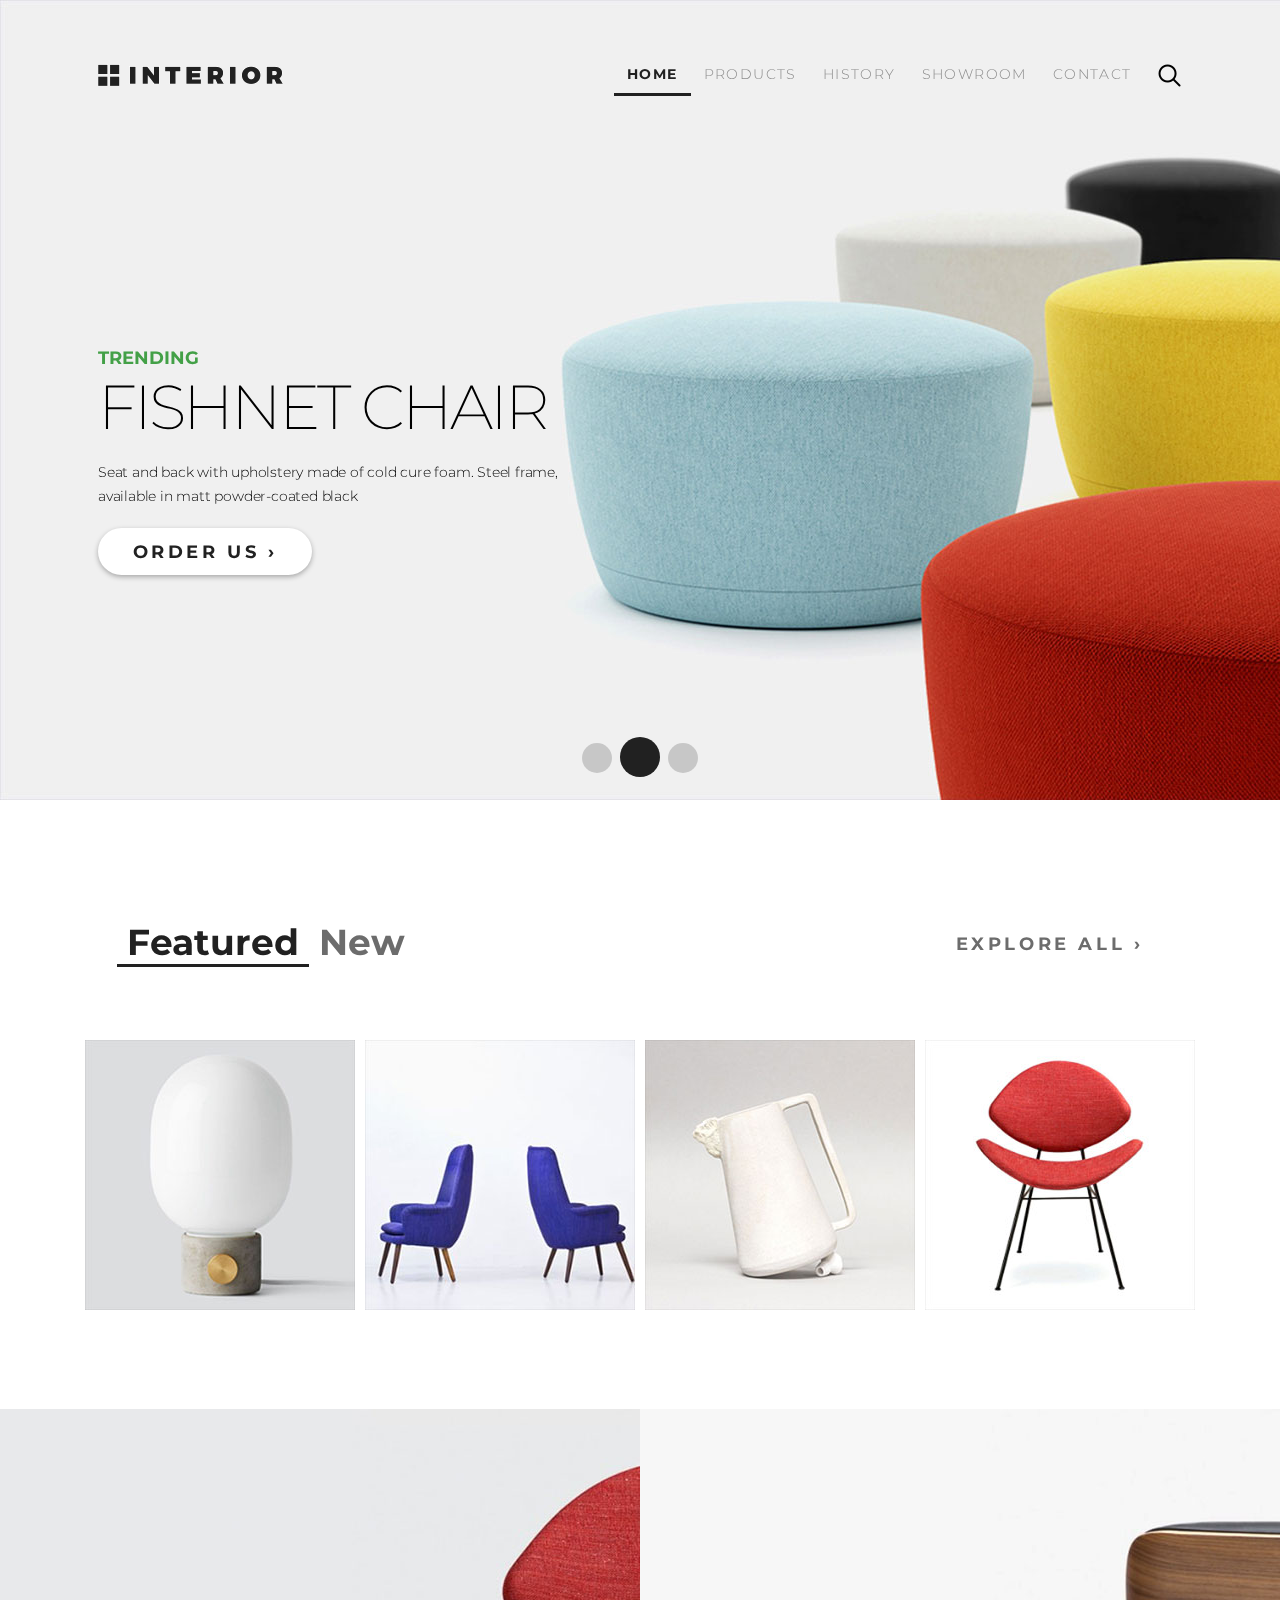
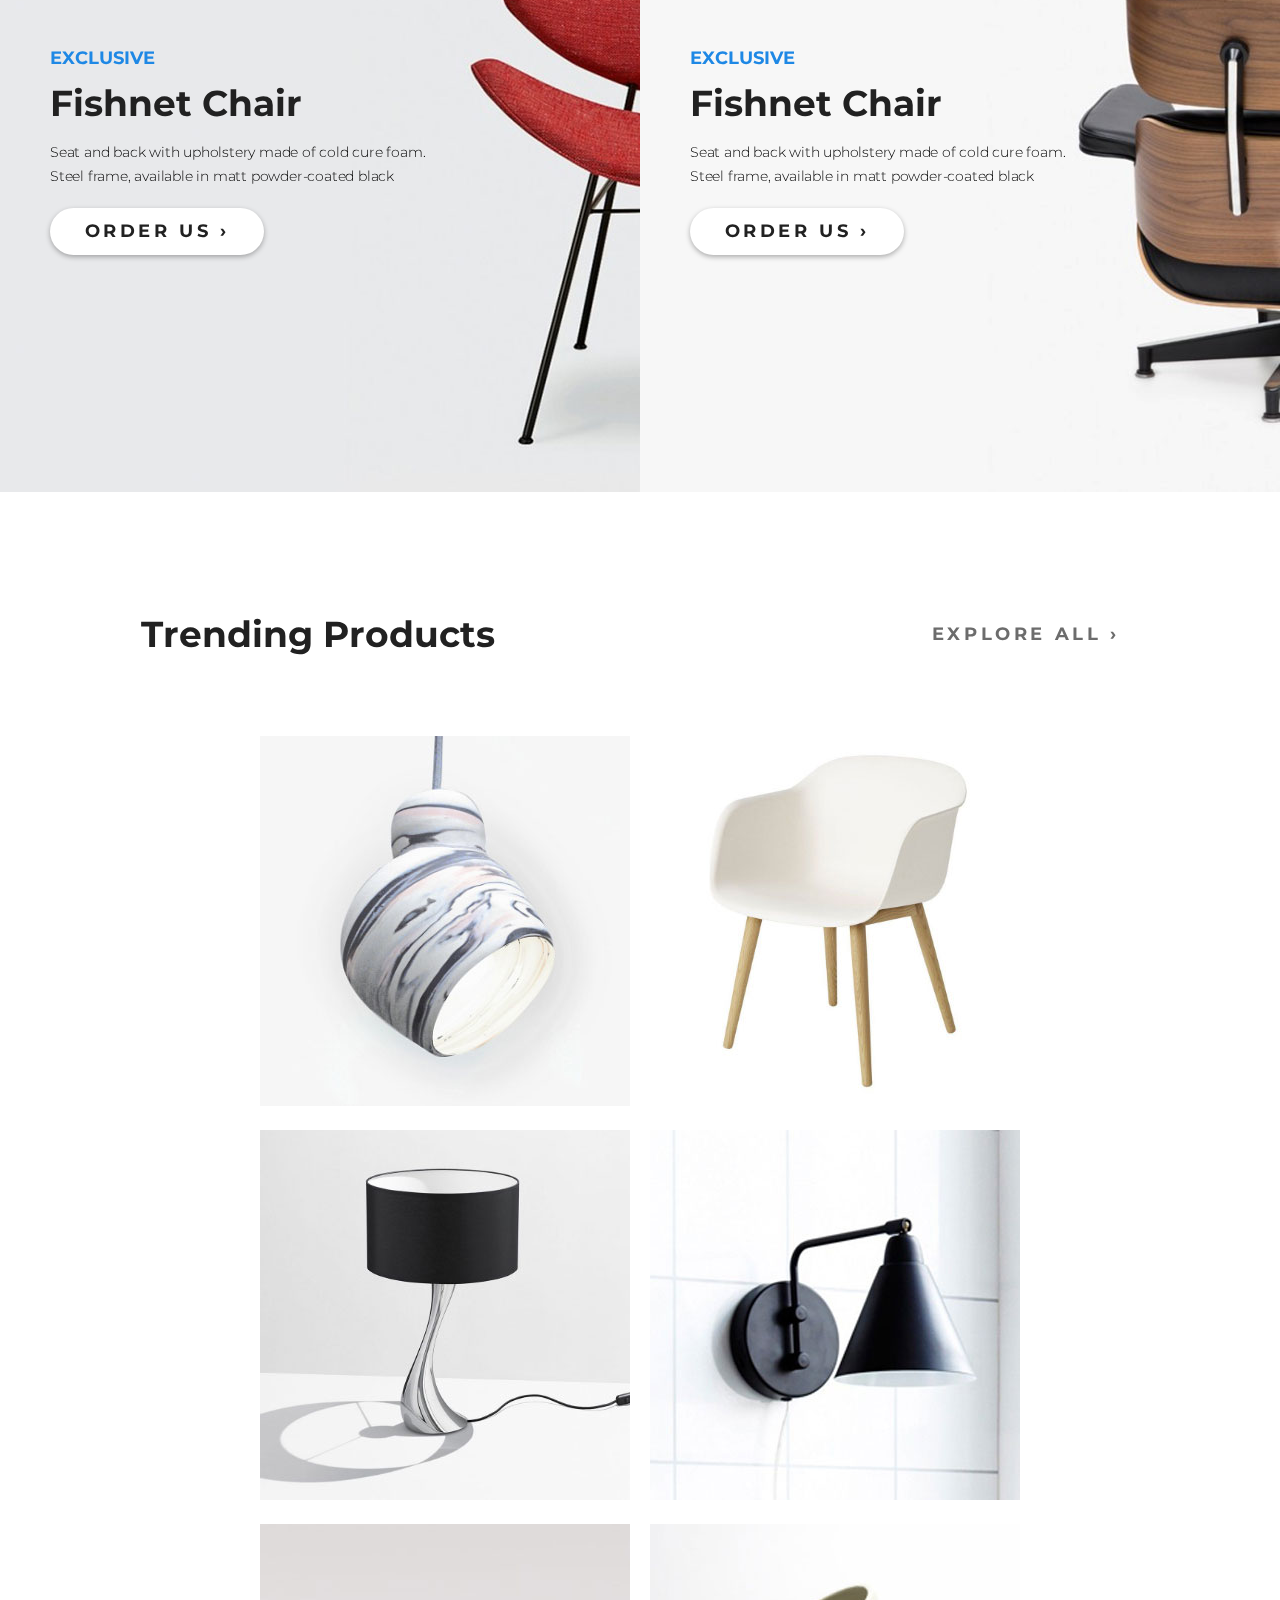
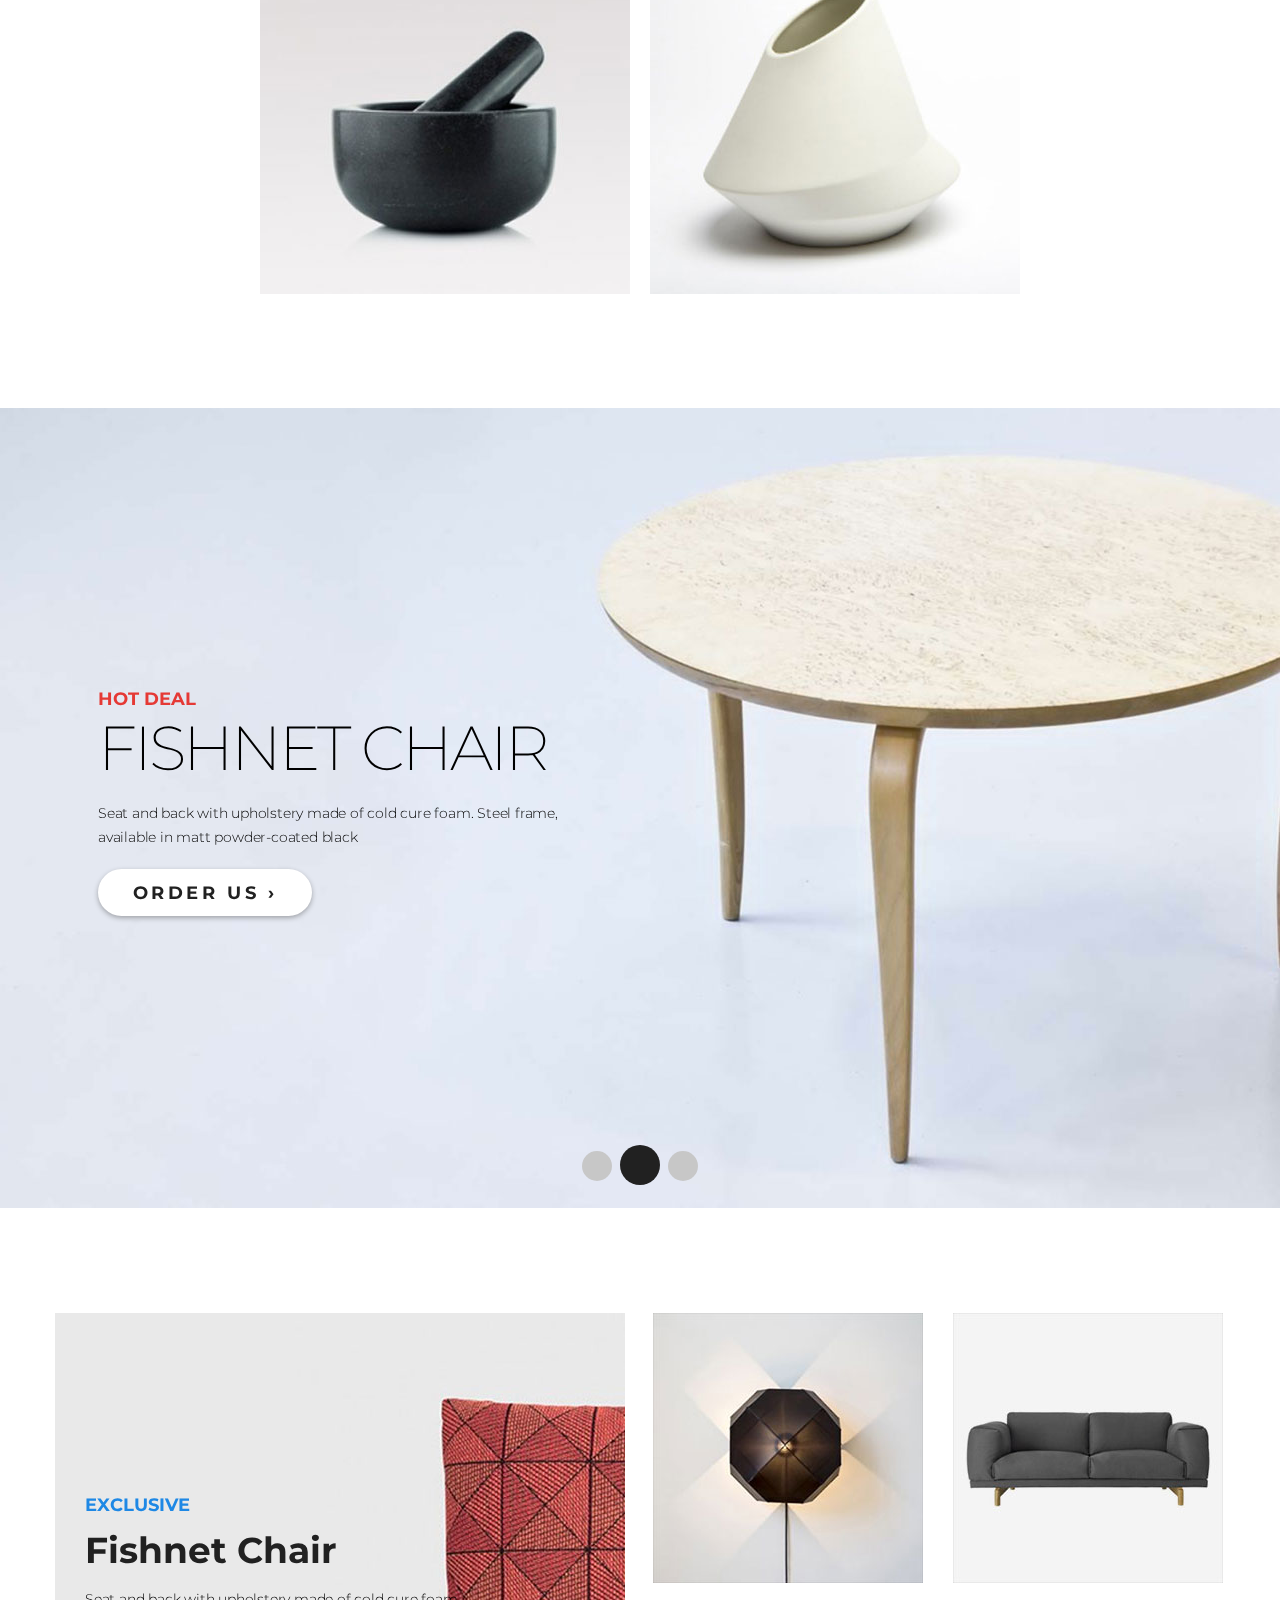
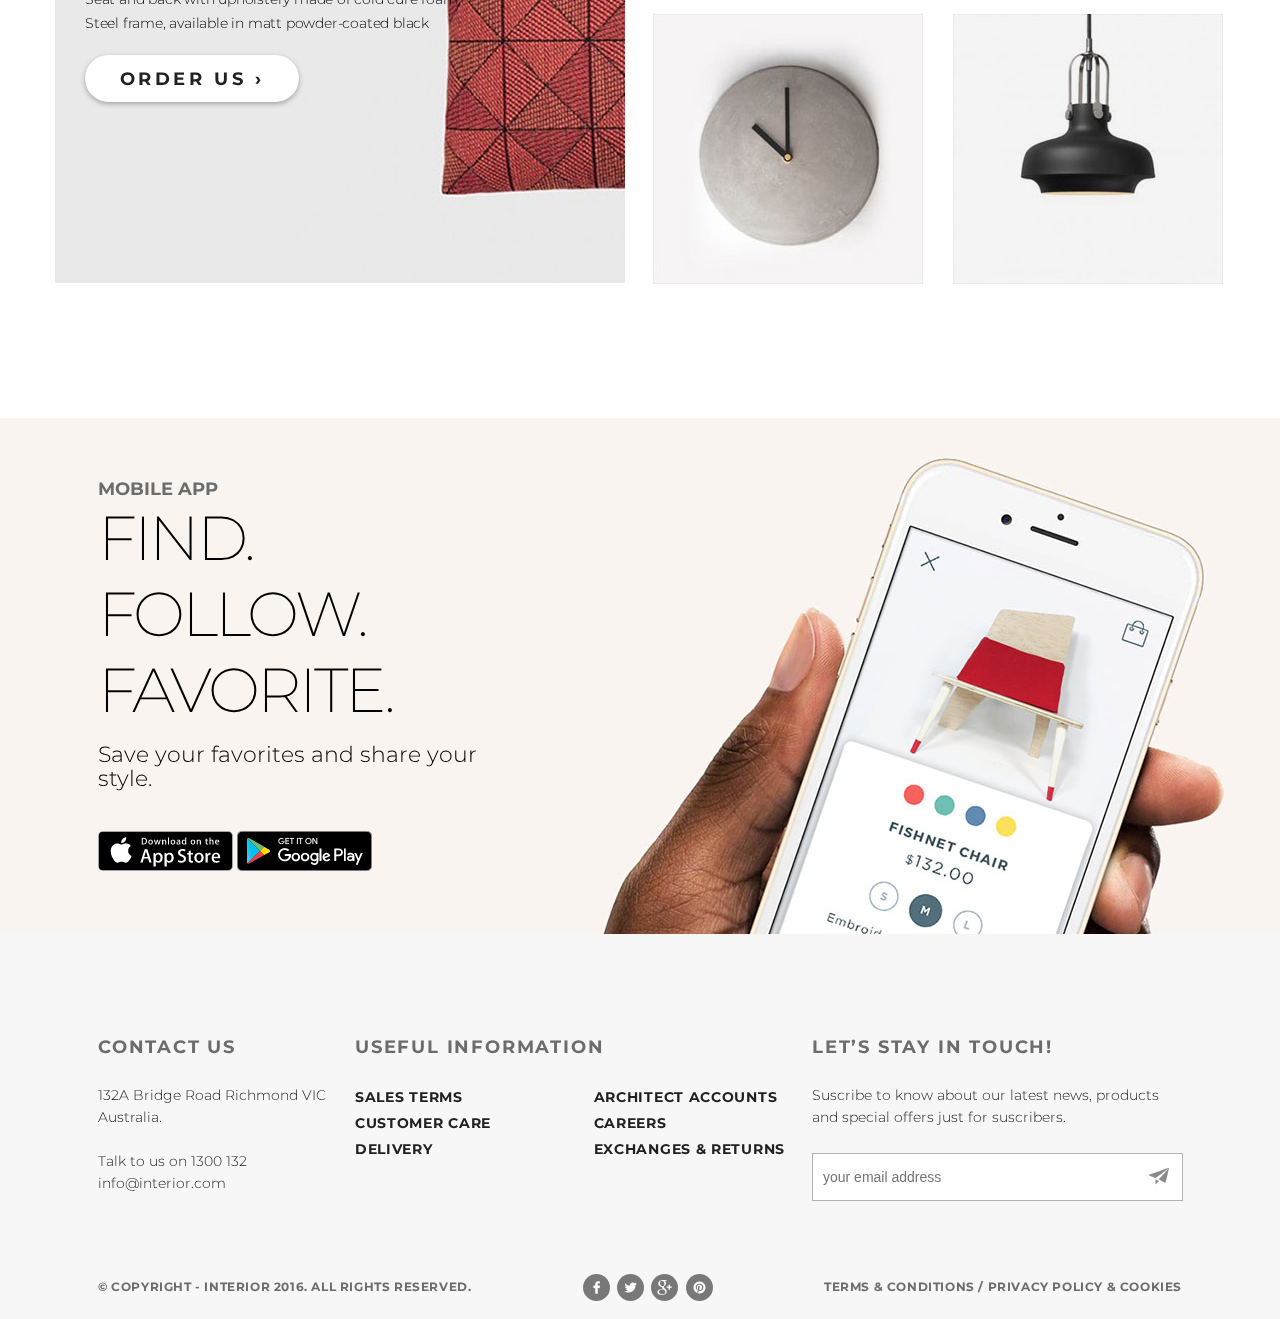
<file: index.html>
<!DOCTYPE html>
<html lang="en">
<head>
    <meta charset="UTF-8">
    <title>Document</title>
    <link href="https://fonts.googleapis.com/css2?family=Montserrat:wght@100;300;700&display=swap" rel="stylesheet">
    <link rel="stylesheet" href="style.css">
    <link rel="stylesheet" href="media-styles.css">
    <meta name="viewport" content="width=device-width, initial-scale=1">
</head>
<body>    
<div class="container">
    <div class="slider">
        <div class="slider_inner">
            <div class="header">
                <a href="index.html" class="logo"><img class="logo_img" src="img/logo.png" alt="logo"></a>
                <ul class="menu">
                    <il class="menu_list"><a href="index.html" class="menu_link menu_link_active">Home</a></il>
                    <il class="menu_list"><a href="interior-product.html" class="menu_link">Products</a></il>
                    <il class="menu_list"><a href="#" class="menu_link">History</a></il>
                    <il class="menu_list"><a href="#" class="menu_link">Showroom</a></il>
                    <il class="menu_list"><a href="contacts.html" class="menu_link">Contact</a></il>
                    <il class="menu_list"><a href="#" class="menu_link"><img class="menu_link_search" src="img/search.png" alt="search"></a></il>
                </ul>
            </div>
            <div class="slider_text margin_">
                <div class="text_up">Trending</div>
                <div class="text_h2">Fishnet Chair</div>
                <div class="text_under">Seat and back with upholstery made of cold cure foam. Steel frame, available in matt powder-coated black</div>
                <a href="#" class="btn">Order Us &rsaquo;</a>
            </div>
            <div class="pagination">
                <div class="pagination_inner">
                     <a href="#" class="circle"></a><a href="#" class="circle circle_active"></a><a href="#" class="circle"></a>
                </div>
            </div>
        </div>
    </div>
    <div class="product_list padding_">
        <div class="product_list_hat">
            <div class="featured-new">
                <a href="#" class="hat_link hat_link_active">Featured
                </a><a href="#" class="hat_link">New</a>
            </div>
            <a href="#" class="explore_all">Explore all&nbsp;&rsaquo;</a>
        </div>
        <div class="product_list_catalog">
            <div class="half">
                <div class="small_product">
                <a href="#" class="small_product_inner"><img src="img/product_lamp.jpg" alt="lamp"></a>
                <div class="small_product_text">
                    <div class="small_btn">&rsaquo;</div>
                    <div class="small_header">Fishnet Chair</div>
                    <div class="small_text">Seat and back with upholstery made of cold cure foam.</div>
                </div>
            </div>
                <div class="small_product">
                <a href="#" class="small_product_inner"><img src="img/product_chairs.jpg" alt="chairs"></a>
                <div class="small_product_text">
                    <div class="small_btn">&rsaquo;</div>
                    <div class="small_header">Fishnet Chair</div>
                    <div class="small_text">Seat and back with upholstery made of cold cure foam.</div>
                </div>
            </div>
            </div>
            <div class="half">
                <div class="small_product">
                <a href="#" class="small_product_inner"><img src="img/product_kettle.jpg" alt="kettle"></a>
                <div class="small_product_text">
                    <div class="small_btn">&rsaquo;</div>
                    <div class="small_header">Fishnet Chair</div>
                    <div class="small_text">Seat and back with upholstery made of cold cure foam.</div>
                </div>
            </div>
                <div class="small_product">
                <a href="#" class="small_product_inner"><img src="img/product_chair.jpg" alt="chair"></a>
                <div class="small_product_text">
                    <div class="small_btn">&rsaquo;</div>
                    <div class="small_header">Fishnet Chair</div>
                    <div class="small_text">Seat and back with upholstery made of cold cure foam.</div>
                </div>
            </div>
            </div>
        </div>
    </div>
    <div class="medium_products">
        <div class="m_product">
            <div class="m_product_left">
               <div class="m_text">
                   <div class="text_up_m">Exclusive</div>
                    <div class="text_h2_m">Fishnet Chair</div>
                    <div class="text_under_m">Seat and back with upholstery made of cold cure foam. Steel frame, available in matt powder-coated black</div>
                    <a href="#" class="btn">Order Us &rsaquo;</a>
               </div>
            </div>
        </div>
        <div class="m_product">
            <div class="m_product_right">
               <div class="m_text">
                   <div class="text_up_m">Exclusive</div>
                    <div class="text_h2_m">Fishnet Chair</div>
                    <div class="text_under_m">Seat and back with upholstery made of cold cure foam. Steel frame, available in matt powder-coated black</div>
                    <a href="#" class="btn">Order Us &rsaquo;</a>
               </div>
            </div>
        </div>
    </div>
    <div class="trending_products padding_">
        <div class="product_list_hat">
            <div class="hat_heading">Trending Products</div>
            <a href="#" class="explore_all">Explore all&nbsp;&rsaquo;</a>
        </div>
        <div class="six_products">
            <a href="#" class="one_of_six_product"><img src="img/lamp1.jpg" alt="lamp"></a>
            <a href="#" class="one_of_six_product"><img src="img/chair2.jpg" alt="chair"></a>
            <a href="#" class="one_of_six_product"><img src="img/lamp3.jpg" alt="lamp"></a>
            <a href="#" class="one_of_six_product"><img src="img/lamp4.jpg" alt="lamp"></a>
            <a href="#" class="one_of_six_product"><img src="img/thing5.jpg" alt="thing"></a>
            <a href="#" class="one_of_six_product"><img src="img/vase6.jpg" alt=""></a>
        </div>
    </div>
    <div class="second_slider">
       <div class="second_slider_inner">
            <div class="slider_text margin_">
                <div class="text_up_2">Hot Deal</div>
                <div class="text_h2">Fishnet Chair</div>
                <div class="text_under">Seat and back with upholstery made of cold cure foam. Steel frame, available in matt powder-coated black</div>
                <a href="#" class="btn">Order Us &rsaquo;</a>
            </div>
            <div class="pagination">
               <div class="second_pagination_inner">
                    <a href="#" class="circle"></a><a href="#" class="circle circle_active"></a><a href="#" class="circle"></a>
               </div>
            </div>
       </div>
    </div>
    <div class="five_products">
        <div class="five_products_inner">
            <div class="one_of_five_product">
                <div class="m_text">
                    <div class="text_up_m">Exclusive</div>
                    <div class="text_h2_m">Fishnet Chair</div>
                    <div class="text_under_m">Seat and back with upholstery made of cold cure foam. Steel frame, available in matt powder-coated black</div>
                    <a href="#" class="btn">Order Us &rsaquo;</a>
                </div>
            </div>
            <div class="four_of_five_products">
                <a href="#" class="one_of_four"><img src="img/lamp2of5.jpg" alt="lamp"></a>
                <a href="#" class="one_of_four"><img src="img/sofa3of5.jpg" alt="sofa"></a>
                <a href="#" class="one_of_four"><img src="img/clock4of5.jpg" alt="clock"></a>
                <a href="#" class="one_of_four"><img src="img/lamp5of5.jpg" alt="lamp"></a>
            </div>
        </div>
    </div>
    <div class="social">
        <div class="social_inner padding_">
            <div class="social_background"></div>
            <div class="social_text">
                <div class="text_up_3">mobile app</div>
                <div class="text_h2">Find. Follow. Favorite.</div>
                <div class="text_under_2">Save your favorites and share your style.</div>
                <div class="two_social_btns">
                    <a href="#" class="AppStore_btn"><img src="img/AppStore.png" alt="AppStore"></a>
                    <a href="#" class="GooglePlay_btn"><img src="img/GooglePlay.png" alt="GooglePlay"></a>
                </div>
            </div>
        </div>
    </div>
    <div class="footer">
        <div class="footer_inner padding_">
            <div class="footer_top">
                <div class="footer_top_left">
                    <div class="footer_heading">Contact Us</div>
                    <div class="footer_text">132A Bridge Road Richmond VIC <br>Australia. <br><br>Talk to us on 1300 132 <br>info@interior.com</div>
                </div>
                <div class="footer_top_middle">
                    <div class="footer_heading">Useful Information</div>
                    <div class="footer_middle_text">
                        <div class="middle_text">
                            Sales terms<br>Customer care<br>Delivery
                        </div>
                        <div class="middle_text">
                            Architect accounts<br>Careers<br>Exchanges &amp; returns
                        </div>
                    </div>
                </div>
                <div class="footer_top_right">
                    <div class="footer_heading">Let’s Stay in Touch!</div>
                    <div class="footer_text">Suscribe to know about our latest news, products and special offers just for suscribers.</div>
                    <input name="emailaddress" placeholder="your email address" class="textbox" type="email" required />
                    <a href="#" class="send_btn"><img src="img/send-btn.png" alt="send"></a>
                </div>
            </div>
            <div class="footer_bottom">
                <div class="footer_bottom_text">&copy; Copyright - INTERIOR 2016. All Rights Reserved.</div>
                <div class="footer_bottom_btns">
                    <a href="#" class="footer_btn"><img src="img/facebook.png" alt="facebook"></a>
                    <a href="#" class="footer_btn"><img src="img/twitter.png" alt="twitter"></a>
                    <a href="#" class="footer_btn"><img src="img/sm-google.png" alt="google" width="15px" height="15px"></a>
                    <a href="#" class="footer_btn"><img src="img/icons8-pinterest-24.png" alt="pinterest" width="15px" height="15px"></a>
                </div>
                <div class="footer_bottom_text">Terms &amp; Conditions  /  Privacy policy &amp; Cookies</div>
            </div>
        </div>
    </div>
</div>
</body>

</html>
</file>
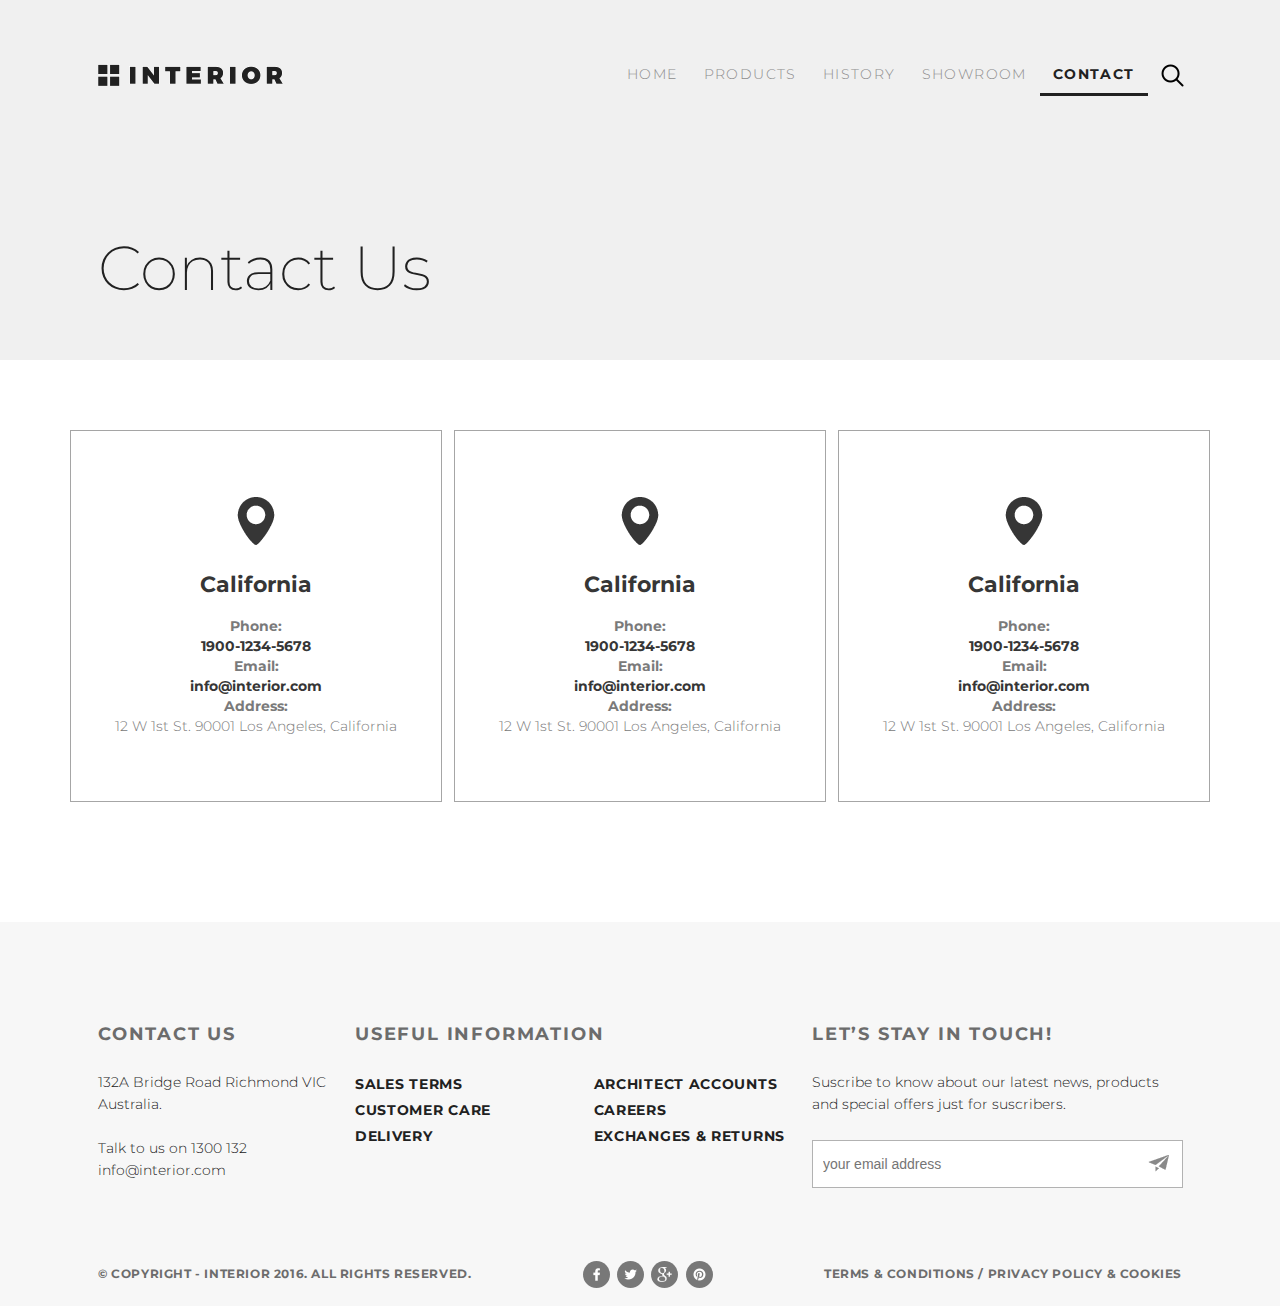
<file: contacts.html>
<!DOCTYPE html>
<html lang="en">
<head>
    <meta charset="UTF-8">
    <title>Contacts</title>
    <link href="https://fonts.googleapis.com/css2?family=Montserrat:wght@100;300;700&display=swap" rel="stylesheet">
    <link rel="stylesheet" href="style.css">
    <link rel="stylesheet" href="media-styles.css">
    <meta name="viewport" content="width=device-width, initial-scale=1">
</head>
<body>
    <div class="container">
        <div class="top">
            <div class="header">
                <a href="index.html" class="logo"><img class="logo_img" src="img/logo.png" alt="logo"></a>
                <ul class="menu">
                    <il class="menu_list"><a href="index.html" class="menu_link">Home</a></il>
                    <il class="menu_list"><a href="interior-product.html" class="menu_link">Products</a></il>
                    <il class="menu_list"><a href="#" class="menu_link">History</a></il>
                    <il class="menu_list"><a href="#" class="menu_link">Showroom</a></il>
                    <il class="menu_list"><a href="contacts.html" class="menu_link menu_link_active">Contact</a></il>
                    <il class="menu_list"><a href="#" class="menu_link"><img class="menu_link_search" src="img/search.png" alt="search"></a></il>
                </ul>
            </div>
            <div class="top_title">Contact Us</div>
        </div>
        <div class="contacts">
            <div class="contacts_inner">
                <div class="contacts_block">
                    <div class="block_inner">
                        <div class="contact_pin"><img src="img/pin.png" alt="pin"></div>
                        <div class="contact_title">California</div>
                        <div class="contact_phone">
                            <div class="contact_mini_title">Phone:</div>
                            <div class="contact_info">1900-1234-5678</div>
                        </div>
                        <div class="contact_email">
                            <div class="contact_mini_title">Email:</div>
                            <div class="contact_info">info@interior.com</div>
                        </div>
                        <div class="contact_address">
                            <div class="contact_mini_title">Address:</div>
                            <div class="address">12 W 1st St. 90001 Los Angeles, California</div>
                        </div>
                    </div>
                </div>
                <div class="contacts_block">
                    <div class="block_inner">
                        <div class="contact_pin"><img src="img/pin.png" alt="pin"></div>
                        <div class="contact_title">California</div>
                        <div class="contact_phone">
                            <div class="contact_mini_title">Phone:</div>
                            <div class="contact_info">1900-1234-5678</div>
                        </div>
                        <div class="contact_email">
                            <div class="contact_mini_title">Email:</div>
                            <div class="contact_info">info@interior.com</div>
                        </div>
                        <div class="contact_address">
                            <div class="contact_mini_title">Address:</div>
                            <div class="address">12 W 1st St. 90001 Los Angeles, California</div>
                        </div>
                    </div>
                </div>
                <div class="contacts_block">
                    <div class="block_inner">
                        <div class="contact_pin"><img src="img/pin.png" alt="pin"></div>
                        <div class="contact_title">California</div>
                        <div class="contact_phone">
                            <div class="contact_mini_title">Phone:</div>
                            <div class="contact_info">1900-1234-5678</div>
                        </div>
                        <div class="contact_email">
                            <div class="contact_mini_title">Email:</div>
                            <div class="contact_info">info@interior.com</div>
                        </div>
                        <div class="contact_address">
                            <div class="contact_mini_title">Address:</div>
                            <div class="address">12 W 1st St. 90001 Los Angeles, California</div>
                        </div>
                    </div>
                </div>
            </div>
        </div>
        <div class="footer">
            <div class="footer_inner padding_">
                <div class="footer_top">
                    <div class="footer_top_left">
                        <div class="footer_heading">Contact Us</div>
                        <div class="footer_text">132A Bridge Road Richmond VIC <br>Australia. <br><br>Talk to us on 1300 132 <br>info@interior.com</div>
                    </div>
                    <div class="footer_top_middle">
                        <div class="footer_heading">Useful Information</div>
                        <div class="footer_middle_text">
                            <div class="middle_text">
                                Sales terms<br>Customer care<br>Delivery
                            </div>
                            <div class="middle_text">
                                Architect accounts<br>Careers<br>Exchanges &amp; returns
                            </div>
                        </div>
                    </div>
                    <div class="footer_top_right">
                        <div class="footer_heading">Let’s Stay in Touch!</div>
                        <div class="footer_text">Suscribe to know about our latest news, products and special offers just for suscribers.</div>
                        <input name="emailaddress" placeholder="your email address" class="textbox" type="email" required />
                        <a href="#" class="send_btn"><img src="img/send-btn.png" alt="send"></a>
                    </div>
                </div>
                <div class="footer_bottom">
                    <div class="footer_bottom_text">&copy; Copyright - INTERIOR 2016. All Rights Reserved.</div>
                    <div class="footer_bottom_btns">
                        <a href="#" class="footer_btn"><img src="img/facebook.png" alt="facebook"></a>
                        <a href="#" class="footer_btn"><img src="img/twitter.png" alt="twitter"></a>
                        <a href="#" class="footer_btn"><img src="img/sm-google.png" alt="google" width="15px" height="15px"></a>
                        <a href="#" class="footer_btn"><img src="img/icons8-pinterest-24.png" alt="pinterest" width="15px" height="15px"></a>
                    </div>
                    <div class="footer_bottom_text">Terms &amp; Conditions  /  Privacy policy &amp; Cookies</div>
                </div>
            </div>
        </div>
    </div>
</body>
</html>
</file>
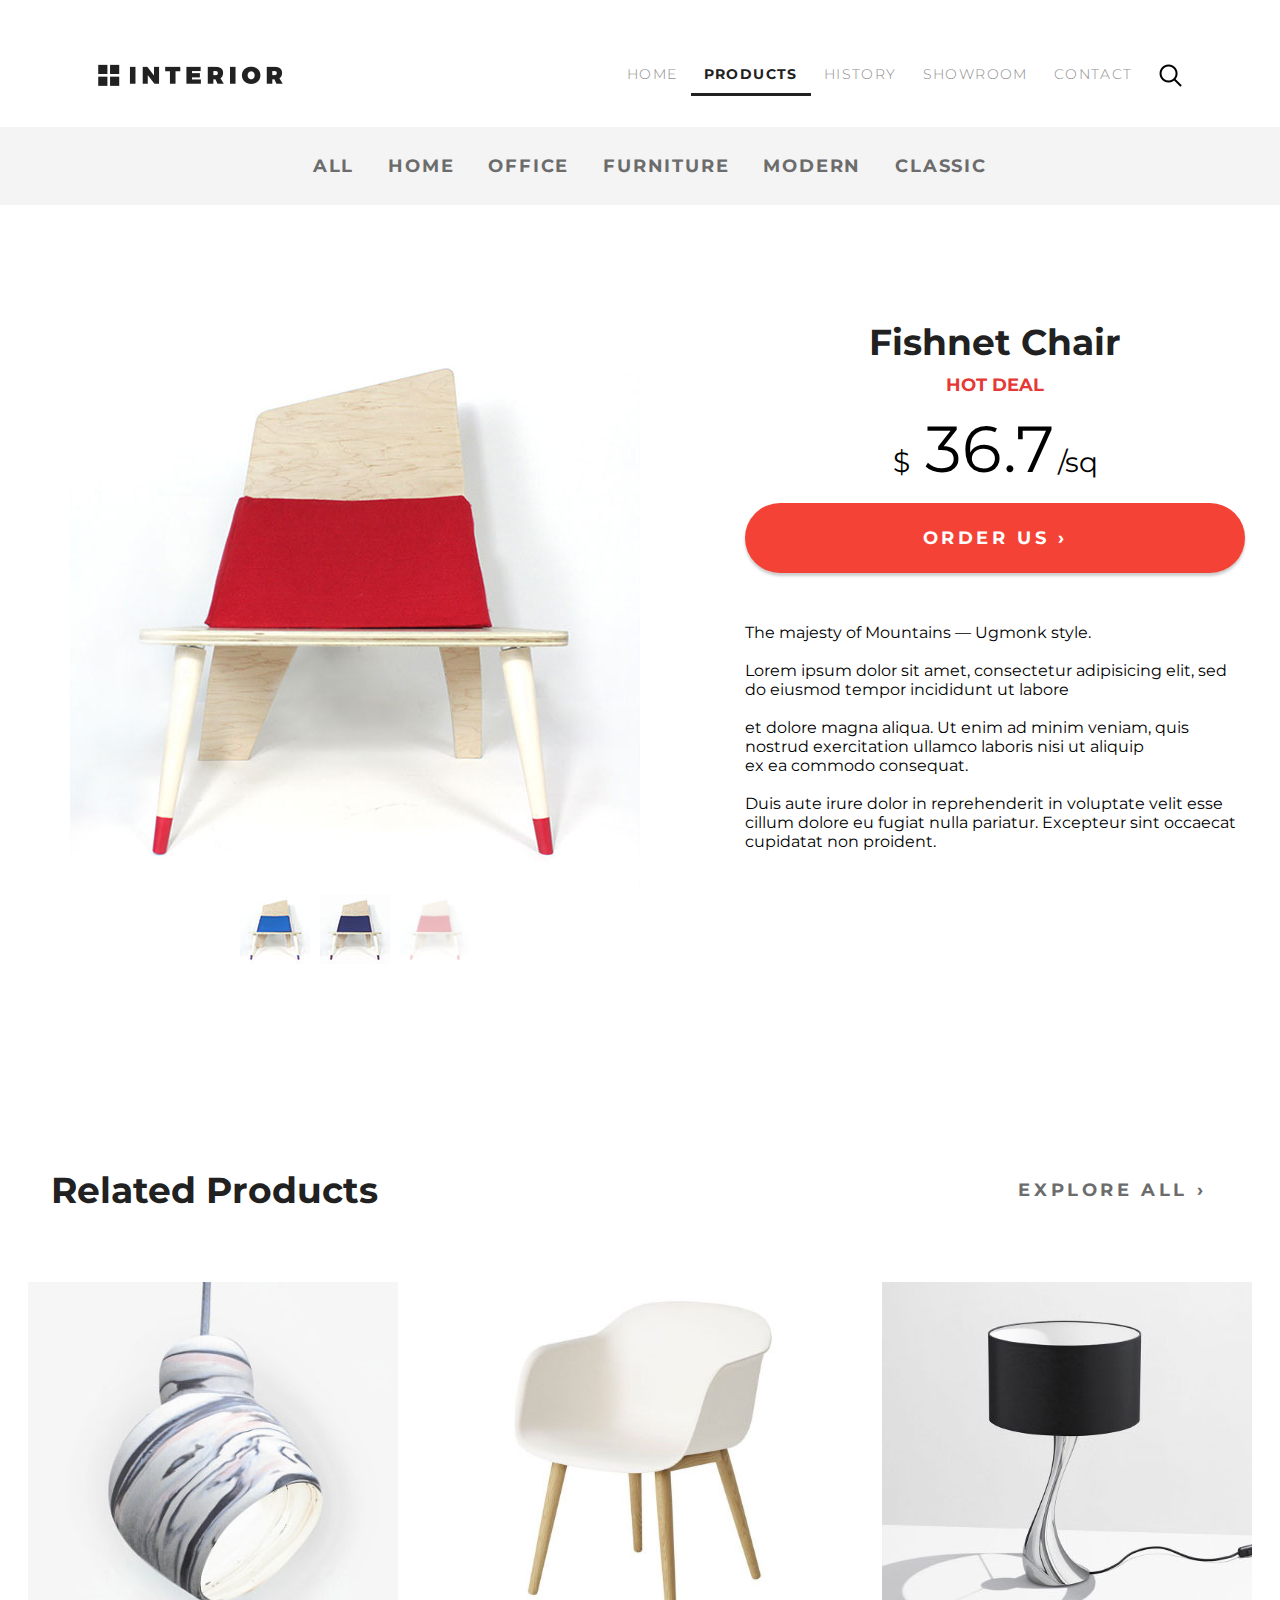
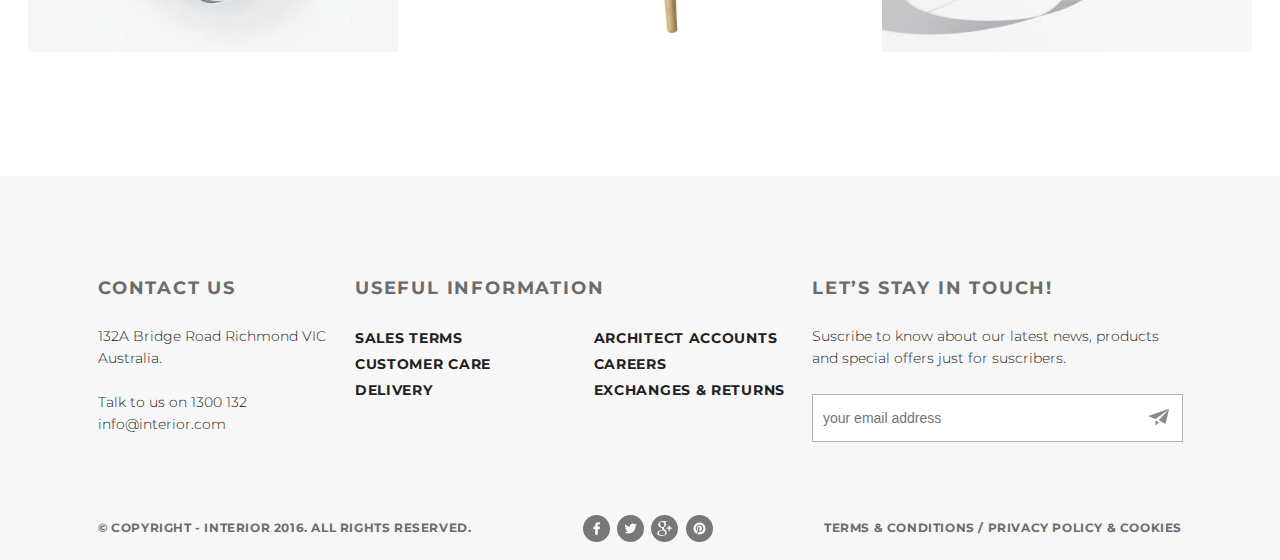
<file: interior-product-details.html>
<!DOCTYPE html>
<html lang="en">
<head>
    <meta charset="UTF-8">
    <title>Product Details</title>
    <link href="https://fonts.googleapis.com/css2?family=Montserrat:wght@100;300;700&display=swap" rel="stylesheet">
    <link rel="stylesheet" href="style.css">
    <link rel="stylesheet" href="media-styles.css">
    <meta name="viewport" content="width=device-width, initial-scale=1">
</head>
<body>
    <div class="container">
        <div class="details_top">
            <div class="header">
                <a href="index.html" class="logo"><img class="logo_img" src="img/logo.png" alt="logo"></a>
                <ul class="menu">
                    <il class="menu_list"><a href="index.html" class="menu_link">Home</a></il>
                    <il class="menu_list"><a href="interior-product.html" class="menu_link menu_link_active">Products</a></il>
                    <il class="menu_list"><a href="#" class="menu_link">History</a></il>
                    <il class="menu_list"><a href="#" class="menu_link">Showroom</a></il>
                    <il class="menu_list"><a href="contacts.html" class="menu_link">Contact</a></il>
                    <il class="menu_list"><a href="#" class="menu_link"><img class="menu_link_search" src="img/search.png" alt="search"></a></il>
                </ul>
            </div>
        </div>
        <div class="details_option_list">
            <div class="details_option_list_inner">
                <div class="option_list_titles">
                    <a href="#" class="list_title">All</a>
                    <a href="#" class="list_title">Home</a>
                    <a href="#" class="list_title">Office</a>
                    <a href="#" class="list_title">Furniture</a>
                    <a href="#" class="list_title">Modern</a>
                    <a href="#" class="list_title">Classic</a>
                </div>
            </div>
        </div>
        <div class="full_product">
            <div class="product_pictures">
                <div class="main_picture"><img src="img/red_wooden_chair.jpg" alt="red wooden chair" class="main_picture_img"></div>
                <div class="mini_pictures">
                    <a href="#" class="mini_img"><img src="img/blue_wooden_chair.jpg" alt="blue wooden chair"></a>
                    <a href="#" class="mini_img"><img src="img/darkblue_wooden_chair.jpg" alt="dark blue wooden chair"></a>
                    <a href="#" class="mini_img mini_img_active"><img src="img/red_wooden_chair.jpg" alt="red wooden chair" width="70px" height="70px"></a>
                </div>
            </div>
            <div class="product_describtion">
                <div class="describtion_title">
                    <div class="text_h2_m">Fishnet Chair</div>
                    <div class="text_up_2">HOT DEAL</div>
                </div>
                <div class="price">&#36;<big>36.7</big>/sq</div>
                <div class="describtion_btn">Order Us &rsaquo;</div>
                <div class="describtion_text"><p>The majesty of&nbsp;Mountains&nbsp;&mdash; Ugmonk style.</p><br><p>Lorem ipsum dolor sit amet, consectetur adipisicing elit, sed do&nbsp;eiusmod tempor incididunt ut&nbsp;labore</p><br> <p>et&nbsp;dolore magna aliqua. Ut&nbsp;enim ad&nbsp;minim veniam, quis nostrud exercitation ullamco laboris nisi ut&nbsp;aliquip ex&nbsp;ea&nbsp;commodo consequat.</p> <br><p>Duis aute irure dolor in&nbsp;reprehenderit in&nbsp;voluptate velit esse cillum dolore eu&nbsp;fugiat nulla pariatur. Excepteur sint occaecat cupidatat non proident.</p></div>
            </div>
        </div>
        <div class="related_products">
            <div class="product_list_hat">
                <div class="hat_heading">Related Products</div>
                <a href="#" class="explore_all">Explore all&nbsp;&rsaquo;</a>
            </div>
            <div class="three_products">
                <a href="#" class="one_of_three"><img src="img/lamp1.jpg" alt="lamp" class="one_of_three_img"></a>
                <a href="#" class="one_of_three"><img src="img/chair2.jpg" alt="chair" class="one_of_three_img"></a>
                <a href="#" class="one_of_three"><img src="img/lamp3.jpg" alt="lamp" class="one_of_three_img"></a>
            </div>
        </div>
        <div class="footer">
            <div class="footer_inner padding_">
                <div class="footer_top">
                    <div class="footer_top_left">
                        <div class="footer_heading">Contact Us</div>
                        <div class="footer_text">132A Bridge Road Richmond VIC <br>Australia. <br><br>Talk to us on 1300 132 <br>info@interior.com</div>
                    </div>
                    <div class="footer_top_middle">
                        <div class="footer_heading">Useful Information</div>
                        <div class="footer_middle_text">
                            <div class="middle_text">
                                Sales terms<br>Customer care<br>Delivery
                            </div>
                            <div class="middle_text">
                                Architect accounts<br>Careers<br>Exchanges &amp; returns
                            </div>
                        </div>
                    </div>
                    <div class="footer_top_right">
                        <div class="footer_heading">Let’s Stay in Touch!</div>
                        <div class="footer_text">Suscribe to know about our latest news, products and special offers just for suscribers.</div>
                        <input name="emailaddress" placeholder="your email address" class="textbox" type="email" required />
                        <a href="#" class="send_btn"><img src="img/send-btn.png" alt="send"></a>
                    </div>
                </div>
                <div class="footer_bottom">
                    <div class="footer_bottom_text">&copy; Copyright - INTERIOR 2016. All Rights Reserved.</div>
                    <div class="footer_bottom_btns">
                        <a href="#" class="footer_btn"><img src="img/facebook.png" alt="facebook"></a>
                        <a href="#" class="footer_btn"><img src="img/twitter.png" alt="twitter"></a>
                        <a href="#" class="footer_btn"><img src="img/sm-google.png" alt="google" width="15px" height="15px"></a>
                        <a href="#" class="footer_btn"><img src="img/icons8-pinterest-24.png" alt="pinterest" width="15px" height="15px"></a>
                    </div>
                    <div class="footer_bottom_text">Terms &amp; Conditions  /  Privacy policy &amp; Cookies</div>
                </div>
            </div>
        </div>
    </div>
</body>
</html>
</file>
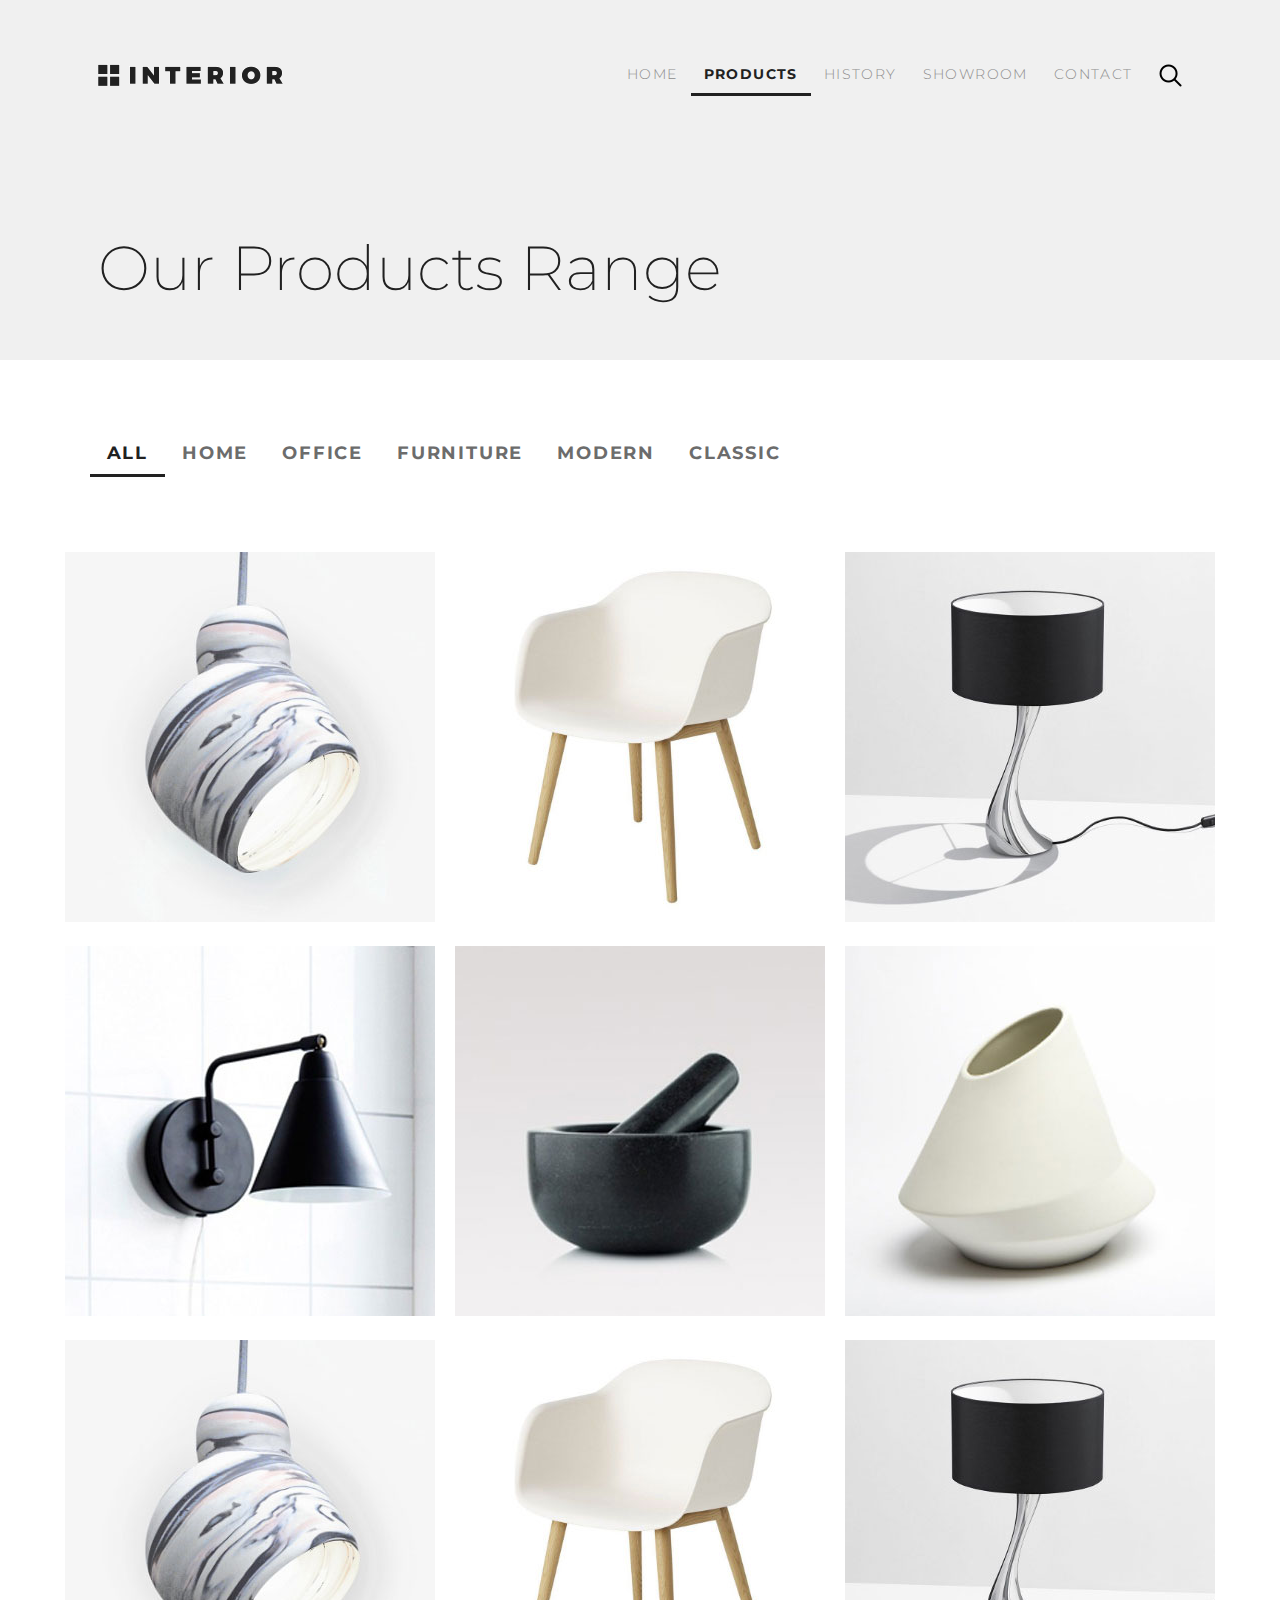
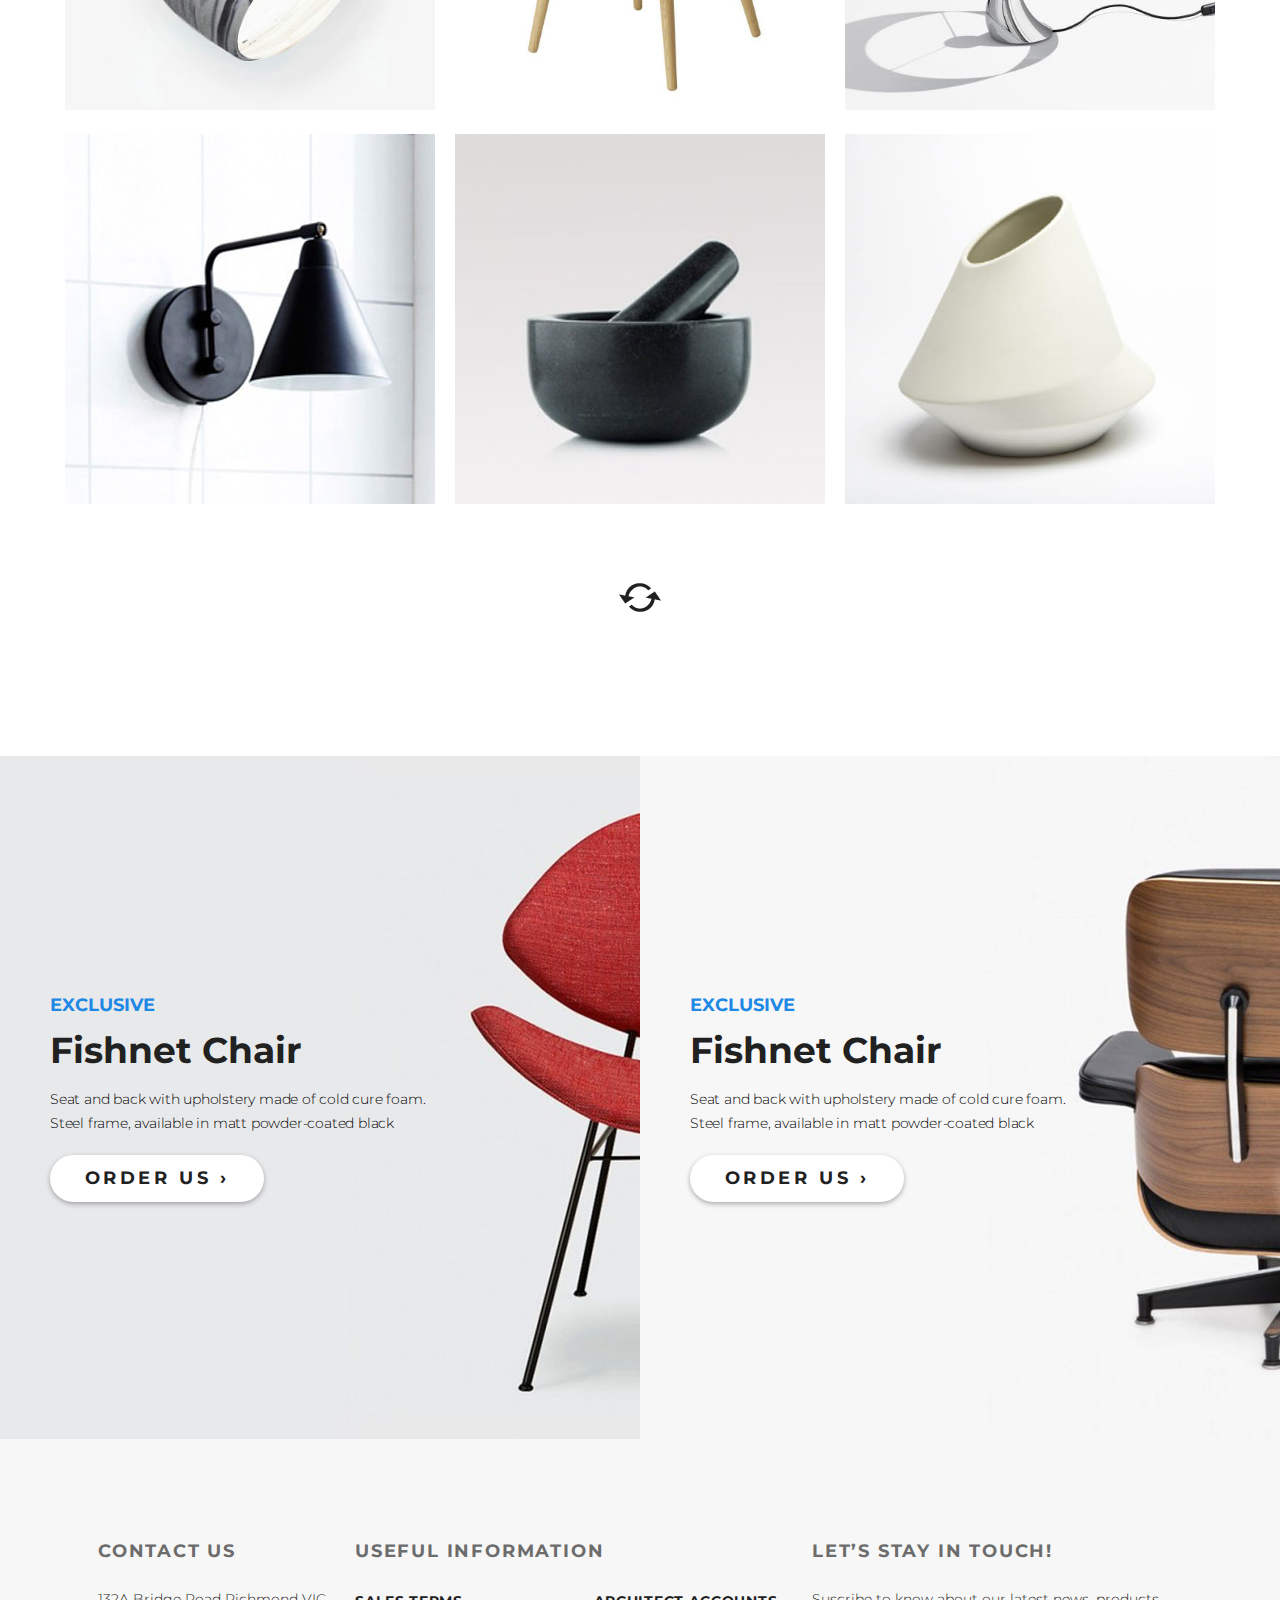
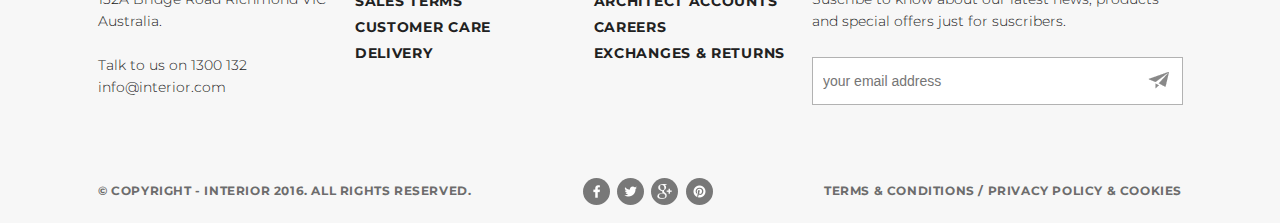
<file: interior-product.html>
<!DOCTYPE html>
<html lang="en">
<head>
    <meta charset="UTF-8">
    <title>Products</title>
    <link href="https://fonts.googleapis.com/css2?family=Montserrat:wght@100;300;700&display=swap" rel="stylesheet">
    <link rel="stylesheet" href="style.css">
    <link rel="stylesheet" href="media-styles.css">
    <meta name="viewport" content="width=device-width, initial-scale=1">
</head>
<body>
    <div class="container">
        <div class="top">
            <div class="header">
                <a href="index.html" class="logo"><img class="logo_img" src="img/logo.png" alt="logo"></a>
                <ul class="menu">
                    <il class="menu_list"><a href="index.html" class="menu_link">Home</a></il>
                    <il class="menu_list"><a href="interior-product.html" class="menu_link menu_link_active">Products</a></il>
                    <il class="menu_list"><a href="#" class="menu_link">History</a></il>
                    <il class="menu_list"><a href="#" class="menu_link">Showroom</a></il>
                    <il class="menu_list"><a href="contacts.html" class="menu_link">Contact</a></il>
                    <il class="menu_list"><a href="#" class="menu_link"><img class="menu_link_search" src="img/search.png" alt="search"></a></il>
                </ul>
            </div>
            <div class="top_title">Our Products Range</div>
        </div>
        <div class="option_list">
            <div class="option_list_titles">
                <a href="#" class="list_title_active">All</a>
                <a href="#" class="list_title">Home</a>
                <a href="#" class="list_title">Office</a>
                <a href="#" class="list_title">Furniture</a>
                <a href="#" class="list_title">Modern</a>
                <a href="#" class="list_title">Classic</a>
            </div>
            <div class="option_list_products">
                <div class="twelve_products">
                    <div class="six_products">
                        <a href="#" class="one_of_six_product"><img src="img/lamp1.jpg" alt="lamp"></a>
                        <a href="#" class="one_of_six_product"><img src="img/chair2.jpg" alt="chair"></a>
                        <a href="#" class="one_of_six_product"><img src="img/lamp3.jpg" alt="lamp"></a>
                        <a href="#" class="one_of_six_product"><img src="img/lamp4.jpg" alt="lamp"></a>
                        <a href="#" class="one_of_six_product"><img src="img/thing5.jpg" alt="thing"></a>
                        <a href="#" class="one_of_six_product"><img src="img/vase6.jpg" alt=""></a>
                    </div>
                    <div class="six_products">
                        <a href="#" class="one_of_six_product"><img src="img/lamp1.jpg" alt="lamp"></a>
                        <a href="#" class="one_of_six_product"><img src="img/chair2.jpg" alt="chair"></a>
                        <a href="#" class="one_of_six_product"><img src="img/lamp3.jpg" alt="lamp"></a>
                        <a href="#" class="one_of_six_product"><img src="img/lamp4.jpg" alt="lamp"></a>
                        <a href="#" class="one_of_six_product"><img src="img/thing5.jpg" alt="thing"></a>
                        <a href="#" class="one_of_six_product"><img src="img/vase6.jpg" alt=""></a>
                    </div>
                    <div class="reload">
                        <a href="#" class="reload_btn"><img src="img/reload.png" alt="reload"></a>
                    </div>
                </div>
            </div>
        </div>
        <div class="medium_products">
        <div class="m_product">
            <div class="m_product_left">
               <div class="m_text">
                   <div class="text_up_m">Exclusive</div>
                    <div class="text_h2_m">Fishnet Chair</div>
                    <div class="text_under_m">Seat and back with upholstery made of cold cure foam. Steel frame, available in matt powder-coated black</div>
                    <a href="#" class="btn">Order Us &rsaquo;</a>
               </div>
            </div>
        </div>
        <div class="m_product">
            <div class="m_product_right">
               <div class="m_text">
                   <div class="text_up_m">Exclusive</div>
                    <div class="text_h2_m">Fishnet Chair</div>
                    <div class="text_under_m">Seat and back with upholstery made of cold cure foam. Steel frame, available in matt powder-coated black</div>
                    <a href="#" class="btn">Order Us &rsaquo;</a>
               </div>
            </div>
        </div>
    </div>
        <!-- Footer -->
        <div class="footer">
            <div class="footer_inner padding_">
                <div class="footer_top">
                    <div class="footer_top_left">
                        <div class="footer_heading">Contact Us</div>
                        <div class="footer_text">132A Bridge Road Richmond VIC <br>Australia. <br><br>Talk to us on 1300 132 <br>info@interior.com</div>
                    </div>
                    <div class="footer_top_middle">
                        <div class="footer_heading">Useful Information</div>
                        <div class="footer_middle_text">
                            <div class="middle_text">
                                Sales terms<br>Customer care<br>Delivery
                            </div>
                            <div class="middle_text">
                                Architect accounts<br>Careers<br>Exchanges &amp; returns
                            </div>
                        </div>
                    </div>
                    <div class="footer_top_right">
                        <div class="footer_heading">Let’s Stay in Touch!</div>
                        <div class="footer_text">Suscribe to know about our latest news, products and special offers just for suscribers.</div>
                        <input name="emailaddress" placeholder="your email address" class="textbox" type="email" required />
                        <a href="#" class="send_btn"><img src="img/send-btn.png" alt="send"></a>
                    </div>
                </div>
                <div class="footer_bottom">
                    <div class="footer_bottom_text">&copy; Copyright - INTERIOR 2016. All Rights Reserved.</div>
                    <div class="footer_bottom_btns">
                        <a href="#" class="footer_btn"><img src="img/facebook.png" alt="facebook"></a>
                        <a href="#" class="footer_btn"><img src="img/twitter.png" alt="twitter"></a>
                        <a href="#" class="footer_btn"><img src="img/sm-google.png" alt="google" width="15px" height="15px"></a>
                        <a href="#" class="footer_btn"><img src="img/icons8-pinterest-24.png" alt="pinterest" width="15px" height="15px"></a>
                    </div>
                    <div class="footer_bottom_text">Terms &amp; Conditions  /  Privacy policy &amp; Cookies</div>
                </div>
            </div>
        </div> 
    </div>
</body>
</html>
</file>
<file: style.css>
/*Общие*/
html { box-sizing: border-box;}
*, *:before, *:after { box-sizing: inherit; }
* {
    margin: 0;
    padding: 0;
}

body {
    font-family: 'Montserrat', sans-serif;
    max-width: 1366px;
    background-color: #ffffff;
}

.container {
    max-width: 1366px;
    margin: 0 auto;
}

.margin_ {
    margin-left: 98px;
    margin-right: 98px;
}

.padding_ {
    padding-left: 98px;
    padding-right: 98px;
}

.clearfix {
    clear: both;
}

/*////////////////////////////////////////////////////////////
//                                                          //
//                          Index                           //
//                                                          //
////////////////////////////////////////////////////////////*/

.slider {
    max-width: 1366px;
    height: 800px;
    background-image: url(img/slider-img.jpg);
}

.slider_inner {
    width: 100%;
    height: 100%;
    position: relative;
    float: left;
}

.header {
    display: flex;
    justify-content: space-between;
    align-items: flex-start;
    margin-top: 64px;
    position: relative;
}

.logo {
    margin-left: 98px;
}

.menu {
    display: flex;
    max-width: 568px;
    justify-content: space-around;
    margin-right: 98px;
}

.menu_list {
    list-style-type: none;
    display: inline-block;
}

.menu_link, .menu_link_active {
    text-decoration: none;
    font-style: normal;
    font-size: 14px;
    letter-spacing: 1.4px;
    text-transform: uppercase;
}

.menu_link {
    font-weight: 300;
    color: #8C8C8C;
    padding: 10px 13px;
}

.menu_link:hover {
    color: #212121;
}

.menu_link:active {
    border-bottom: 3px solid #212121;
}

.menu_link_active {
    font-weight: bold;
    color: #212121;
    border-bottom: 3px solid #212121;
}

.slider_text {
    display: flex;
    flex-direction: column;
    align-items: flex-start;
    margin-top: 20%;
}

.text_up {
    font-size: 18px;
    font-weight: bold;
    text-transform: uppercase;
    color: #43a047;
}

.text_h2 {
    font-family: "Montserrat";
    font-style: normal;
    font-weight: 200;
    font-size: 62px;
    text-transform: uppercase;
    letter-spacing: -3px;
}

.text_under {
    margin-top: 15px;
    font-weight: 300;
    font-size: 14px;
    line-height: 24px;   
    max-width: 460px;
    letter-spacing: -.2px;
    margin-bottom: 20px;
}

.btn {
    width: 214px;
    height: 47px;
    color: #212121;
    font-family: "Montserrat";
    font-style: normal;
    font-weight: bold;
    font-size: 18px;
    line-height: 24px;
    letter-spacing: 3.6px;
    text-transform: uppercase;
    text-decoration: none;
    background-color: #ffffff;
    border-radius: 50px;
    display: flex;
    align-items: center;
    justify-content: center;
    box-shadow: 0px 2px 4.9px rgba(33, 33, 33, 0.35);
}

.btn:hover {
    color: #43a047;
}

.btn:active {
    color: #ffffff;
    background-color: #212121;
}

.pagination {
    width: 100%;
    height: 44px;
    display: flex;
    justify-content: center;
}

.pagination_inner {
    position: absolute;
    bottom: 19px;
    width: 50%;
    text-align: center;
}

.circle {
    width: 30px;    
    height: 30px;
    border-radius: 50%;
    background-color: #c7c7c7;
    display: inline-block;
    margin: 4px;
}

.circle_active {
    width: 40px;
    height: 40px;
    background-color: #212121;
    margin-bottom: 0;
}

.circle:hover {
    background-color: #777777;
}

.product_list {
    min-height: 609px;
    width: 100%;
    display: inline-block;
    padding: 0 71px;
}

.product_list_hat {
    display: flex;
    justify-content: space-between;
    margin-top: 120px;
    align-items:center;
}

.hat_link {
    font-weight: bold;
    font-size: 36px;
    line-height: 44px;
    text-decoration: none;
    color: #6C6C6C;
    display: inline-block;
    padding: 0 10px;
}

.hat_link:hover {
    color: #212121;
}

.hat_link:active {
    border-bottom: 3px solid #212121;
    color: #212121;
}

.hat_link_active {
    color: #212121;
    border-bottom: 3px solid #212121;
}

.explore_all {
    font-weight: bold;
    font-size: 18px;
    line-height: 24px;
    letter-spacing: 3.6px;
    text-transform: uppercase;
    color: #6C6C6C;
    text-decoration: none;
    margin-right: 6%;
}

.explore_all:hover {
    color: #212121;
}

.explore_all:active {
    width: 250px;
    height: 47px;
    background-color: #212121;
    border-radius: 50px;
    display: flex;
    align-items: center;
    justify-content: center;
    color: #ffffff;
}

.product_list_catalog {
    display: flex;
    margin-top: 50px;
    flex-wrap: wrap;
    justify-content: center;
    margin-bottom: 50px
}

.half {
    display: flex;
    flex-wrap: wrap;
    justify-content: center;
}

.small_product {
    text-align: center;
    position: relative;
    margin: 3px 5px;
}

.small_product_inner {
    display: inline-block;
}

.small_product_inner:hover img {
    opacity: .1;
}

.small_product_inner img {
    transition: opacity .1s linear;
}

.small_product_text {
    display: flex;
    flex-direction: column;
    align-items: center;
    margin: 60px 32px;
    position: absolute;
    top: 50%;
    left: 0;
    z-index: -1;
    transform: translate3d(0, -82%, 0);

}

.small_btn {
    font-weight: 600;
    font-size: 35px;
    width: 50px;
    height: 50px;
    padding: 2px 0 0 2px;
    background-color: #ffffff;
    border-radius: 50px;
    box-shadow: 0px 2px 4.9px rgba(33, 33, 33, 0.35);
    margin-bottom: 20px;
    text-decoration: none;
    color: #212121;
}

.small_header {
    font-weight: bold;
    font-size: 22px;
    line-height: 30px;
    color: #212121;
    margin-bottom: 25px;
}

.small_text {
    font-weight: 300;
    font-size: 14px;
    line-height: 22px;
    color: #6C6C6C;
}

.medium_products {
    min-height: 683px;
    width: 100%;
    display: flex;
}

.m_product {
    display: flex;
    min-height: 683px;
    width: 50%;
}

.m_product_left {
    background-image: url(img/medium_chair.jpg);
}

.m_product_left, .m_product_right {
    display: flex;
    padding-left: 50px;
    align-items: center;
    max-width: 683px;
    height: 100%;
    width: 100%;
}

.m_product_right {
    background-image: url(img/medium_wooden_chair.jpg);
}

.m_text {
    width: 378px;
}

.text_up_m {
    font-size: 18px;
    font-weight: bold;
    text-transform: uppercase;
    color: #1e88e5;
    margin-bottom: 12px;
}

.text_h2_m {
    font-weight: bold;
    font-size: 36px;
    line-height: 44px;
    color: #212121;
}

.text_under_m {
    margin-top: 15px;
    font-weight: 300;
    font-size: 14px;
    line-height: 24px;   
    max-width: 378px;
    letter-spacing: -.2px;
    margin-bottom: 20px;
}

.hat_heading {
    font-weight: bold;
    font-size: 36px;
    line-height: 44px;
    color: #212121;
}

.six_products {
    display: flex;
    justify-content: center;
    flex-wrap: wrap;
    margin-top: 65px;
}

.one_of_six_product {
    margin: 10px;
}

.second_slider {
    margin-top: 100px;
    max-width: 1366px;
    height: 800px;
    background-image: url(img/second_slider_image.jpg);
}

.second_slider_inner {
    width: 100%;
    height: 100%;
    position: relative;
    float: left;
}

.second_slider .second_slider_inner .slider_text  {
    margin-top: 280px;
}

.text_up_2 {
    font-size: 18px;
    font-weight: bold;
    text-transform: uppercase;
    color: #e53935;
}

.second_pagination_inner {
    position: absolute;
    bottom: 19px;
    width: 50%;
    text-align: center;
}

.five_products {
    max-width: 100%;
    min-height: 810px;
    padding-top: 105px;
} 

.five_products_inner {
    margin: 0 auto;
    display: flex;
    flex-wrap: wrap;
    max-width: 1170px;
    justify-content: space-between;
}

.one_of_five_product {
    display: flex;
    width: 570px;
    height: 570px;
    background-image: url(img/pillow1of5.jpg);
    align-items: center;
    padding-left: 30px;
    margin-bottom: 30px;
}

.four_of_five_products {
    max-width: 572px;
    height: 602px;
    display: flex;
    flex-wrap: wrap;
}

.one_of_four {
    width: 270px;
    height: 270px;
    display: flex;
}

.one_of_four:nth-child(odd) {
    margin-right: 30px;
}

.social {
    width: 100%;
    height: 517px;
    background-image: url(img/social_img.jpg);
}

.social_inner {
    width: 100%;
    height: 100%;
    display: flex;
    align-items: center;
}

.social_text {
    display: flex;
    flex-direction: column;
    width: 435px;
}

.text_up_3 {
    font-size: 18px;
    font-weight: bold;
    text-transform: uppercase;
    color: #6c6c6c;
}

.text_under_2 {
    font-weight: 300;
    font-size: 22px;
    line-height: 24px;
    margin: 15px 0 40px 0;
}

.extra {
    width: 100%;
    height: 383px;
}

/*Footer*/

.footer {
    background-color: #f7f7f7;
    max-width: 1366px;
    margin: 0 auto;
    min-height: 384px;
    padding-top: 100px;
}

.footer_top {
    display: flex;
    justify-content: space-between;
    flex-wrap: wrap;
}

.footer_top_left {
    width: 230px;
}

.footer_top_middle {
    width: 430px;
}

.footer_top_right {
    width: 370px;
}

.textbox{
    height:48px;
    width:371px;
    border:rgba(0,0,0,.3) 1px solid;
    box-sizing:border-box;
    font-weight: 300;
    font-size: 14px;
    line-height: 22px;
    padding-left:10px;
    position: absolute;
    margin-top: 25px;
}

.textbox:focus{
    outline: none;
    border: rgba(24,149,215,1) 2px solid;
    color: #6C6C6C;
}

.send_btn {
    display: inline-block;
    position: relative;
    margin-left: 336px;
    margin-top: 40px;
    opacity: .8;
}

.footer_top_left, .footer_top_middle, .footer_top_right {
    margin-bottom: 30px;
}

.footer_middle_text {
    display: flex;
    justify-content: space-between;
}

.footer_heading {
    font-weight: bold;
    font-size: 18px;
    line-height: 24px;
    letter-spacing: 1.8px;
    text-transform: uppercase;
    color: #6C6C6C;
    margin-bottom: 25px;
}

.footer_text {
    font-weight: 300;
    font-size: 14px;
    line-height: 22px;
    color: #212121;
}

.middle_text {
    font-weight: bold;
    font-size: 14px;
    line-height: 26px;
    letter-spacing: 0.7px;
    text-transform: uppercase;
    color: #212121;
}

.footer_bottom {
    width: 100%;
    display: flex;
    margin-top: 50px;
    justify-content: space-between;
}

.footer_bottom_text {
    font-weight: bold;
    font-size: 12px;
    line-height: 26px;
    letter-spacing: 0.6px;
    text-transform: uppercase;
    color: #6C6C6C;
}

.footer_bottom_btns {
    width: 130px;
    display: flex;
    justify-content: space-between;
    margin: 0 20px;
}

.footer_btn {
    max-height: 27px;
    max-width: 27px;
    min-height: 27px;
    min-width: 27px;
    width: 100%;
    background: #787878;
    border-radius: 37px;
    display: flex;
    align-items: center;
    justify-content: center;

}

.footer_btn:hover {
    background: #db4a39;
    transition: background .1s linear;
}

@media screen and (max-width: 1050px){
    .menu {
        margin-left: 18px;
        flex-wrap: wrap;
        justify-content: flex-end;
    }
    
    .menu_list {
        margin-bottom: 20px;
    }
    
    .medium_products {
        flex-direction: column;
        align-items: center;
    }
    
    .m_product {
        width: 100%;
        max-width: 683px;
        height: 683px;
    }
}

@media screen and (max-width: 1159px) {
    .one_of_five_product {
        margin: 0 auto 30px;
    }
    
    .four_of_five_products {
        margin: 0 auto;        
    }
}

/*////////////////////////////////////////////////////////////
//                                                          //
//                    Interior Product                      //
//                                                          //
////////////////////////////////////////////////////////////*/


.top {
    background-color: #f0f0f0;
    width: 100%;
    height: 360px;
    position: relative;
}

.top .header {
    margin-top: 0;
    padding-top: 64px;
}

.top_title {
    font-family: "Montserrat";
    font-style: normal;
    font-weight: 200;
    font-size: 62px;
    line-height: 72px;
    color: #212121;
    margin-left: 98px;
    bottom: 56px;
    position: absolute;
}

.option_list {
    padding-top: 72px;
}

.option_list_titles {
    display: flex;
    margin-left: 7%;
}

.list_title {
    text-decoration: none;
    font-family: "Montserrat";
    font-style: normal;
    font-weight: bold;
    font-size: 18px;
    line-height: 22px;
    letter-spacing: 1.8px;
    text-transform: uppercase;
    color: #6C6C6C;
    padding: 10px 17px;
}

.list_title:hover {
    border-bottom: 1px solid #6C6C6C;
}

.list_title:active {
    color: #212121;
    border-bottom: 3px solid #212121;
}

.list_title_active {
    text-decoration: none;
    font-family: Montserrat;
    font-style: normal;
    font-weight: bold;
    font-size: 18px;
    line-height: 22px;
    letter-spacing: 1.8px;
    text-transform: uppercase;
    color: #212121;
    padding: 10px 17px;
    border-bottom: 3px solid #212121;
}

.twelve_products .six_products:nth-child(2) {
    margin-top: 0;
}

.reload {
    padding: 65px 0 140px 0;
    text-align: center;
}

/*////////////////////////////////////////////////////////////
//                                                          //
//                 Interior Product Details                 //
//                                                          //
////////////////////////////////////////////////////////////*/

.details_option_list {
    display: flex;
    justify-content: center;
    padding: 18px 0;
    background-color: #f4f4f4;
    margin-top: 36px;
    margin-bottom: 115px;
}

.details_option_list_inner {
    display: flex;
    justify-content: center;
    margin-left: -30px;
}

.details_option_list .list_title_active {
    border-bottom: none;
}

.details_option_list .list_title:hover {
    border-bottom: none;
    color: #212121;
}

.full_product {
    display: flex;
    justify-content: space-around;
    width: 100%;
}

.product_pictures {
    width: 50%;
    display: flex;
    flex-direction: column;
    align-items: center;
}

.mini_pictures {
    display: flex;
    justify-content: center;
}

.mini_img {
    margin: 0 5px;
}

.mini_img_active {
    opacity: 0.3;
}

.product_describtion {
    max-width: 500px;
    display: flex;
    flex-direction: column;
    align-items: center;
}

.describtion_title {
    display: flex;
    flex-direction: column;
    align-items: center;
    margin-bottom: 13px;
}

.describtion_title .text_h2_m {
    margin-bottom: 10px;
}

.price {
    font-size: 28px;
    margin-bottom: 15px;
}

.price big {
    font-size: 65px;
    padding: 0 4px 0 15px;
}

.describtion_btn {
    display: flex;
    justify-content: center;
    align-items: center;
    height: 70px;
    width: 100%;
    background: #f44336;
    border-radius: 50px;
    text-decoration: none;
    box-shadow: 0 3px 3px #ccc;
    color: white;
    font-family: "Montserrat";
    font-style: normal;
    font-weight: bold;
    font-size: 18px;
    line-height: 24px;
    letter-spacing: 3.6px;
    text-transform: uppercase;
}

.describtion_btn:hover {
    background: #d12d21;
}

.describtion_btn:active {
    background: #212121;
}

.describtion_text {
    margin-top: 50px;
}

.related_products {
    margin-top: 200px;
    margin-bottom: 120px;
}

.product_list_hat {
    margin-bottom: 70px;
    margin-left: 4%;
}

.three_products {
    display: flex;
    justify-content: space-around;
    flex-wrap: wrap;
}

/*////////////////////////////////////////////////////////////
//                                                          //
//                         Contacts                         //
//                                                          //
////////////////////////////////////////////////////////////*/

.contacts {
    display: flex;
    justify-content: center;
    margin-top: 70px;
    margin-bottom: 120px;
}

.contacts_inner {
    display: flex;
    flex-direction: row;
    width: 90%;
    justify-content: space-around;
}

.contacts_block {
    opacity: 0.9;
    border: 1px solid #9C9C9C;
    width: 372px;
    height: 372px;
    display: flex;
    flex-direction: column;
    align-items: center;
    justify-content: center;
}

.block_inner {
    text-align: center;
}

.contact_pin {
    margin-bottom: 21px;
}

.contact_title {
    font-family: "Montserrat";
    font-style: normal;
    font-weight: bold;
    font-size: 22px;
    line-height: 30px;
    color: #212121;
    margin-bottom: 16px;
}

.contact_mini_title {
    font-family: "Montserrat";
    font-style: normal;
    font-weight: bold;
    font-size: 14.0575px;
    line-height: 20px;
    color: #6C6C6C;
}

.contact_info {
    font-family: "Montserrat";
    font-style: normal;
    font-weight: bold;
    font-size: 14.0575px;
    line-height: 20px;
    color: #212121;
}

.address {
    font-family: "Montserrat";
    font-style: normal;
    font-weight: 300;
    font-size: 14.0575px;
    line-height: 20px;
    color: #6C6C6C;
}
</file>
<file: media-styles.css>
@media only screen and (min-device-width : 320px) and (max-device-width : 480px) {
    
/*////////////////////////////////////////////////////////////
//                                                          //
//                          Index                           //
//                                                          //
////////////////////////////////////////////////////////////*/
    
    .slider {
        height: 570px;
        background-image: url(img/slider-img-phone.jpg);
    }
    
    .header {
        margin-top: 23px;
    }
    
    .logo_img {
        width: 80px;
        margin-left: -65px;
    }
    
    .menu {
        margin-right: 20px;
        flex-direction: column;
        align-items: flex-end;
    }
    
    .menu_link, .menu_link_active {
        font-size: 11px;
    }
    
    .menu_link_search {
        width: 20px;
    }
    
    .slider_text {
        margin: 0 30px;
    }
    
    .text_up {
        font-size: 10px;
    }

    .text_h2 {
        font-size: 40px;
        letter-spacing: -3px;
        margin-bottom: -15px;
    }
    
    .text_under {
        margin-bottom: 10px;
    }

    .btn {
        width: 170px;
        height: 35px;
        font-size: 14px;
    }

    .circle {
        width: 20px;
        height: 20px;
        border-radius: 50%;
    }

    .circle_active {
        width: 30px;
        height: 30px;
    }
    
    .product_list {
        margin-top: -43px;
        padding: 0;
    }
    
    .product_list_hat {
        margin-top: 100px;
    }

    .hat_link {
        font-size: 25px;
        margin-right: 40px;
    }
    
    .product_list_hat .hat_link {
        margin-left: 20px; 
    }
    
    .explore_all {
        font-size: 12px;
    }
    
    .explore_all:active {
        padding: 0 15px;
    }
    
    .medium_products {
        min-height: 640px;
        width: 100%;
    }

    .m_product {
        display: flex;
        justify-content: flex-end;
        width: 100%;
        max-height: 960px;
        margin-bottom: -203px;
    }

    .m_product_left {
        background-image: url(img/medium_chair_phone.jpg);
    }

    .m_product_right {
        background-image: url(img/medium_wooden_chair_phone.jpg);
    }
    
    .m_product_left, .m_product_right {
        max-width: 480px;
        max-height: 480px;
        width: auto;
    }

    .m_text {
        width: 378px;
        padding-left: 90px;
    }
    
    .trending_products {
        padding: 0;
        margin-top: -70px;
    }

    .hat_heading {
        font-size: 25px;
        line-height: 34px;
        margin-left: 30px;
    }

    .six_products {
        margin-top: 20px;
        max-width: 480px;
        min-width: 320px;
    }

    .one_of_six_product {
        margin-left: -1px;
        margin-right: 0;
        overflow:hidden;
    }
    
    .second_slider {
        margin-top: 0;
        height: 570px;
        background-image: url(img/second_slider_image_phone.jpg);
    }

    .second_slider_inner {
        width: 100%;
        height: 100%;
        position: relative;
        float: left;
    }

    .second_slider .second_slider_inner .slider_text  {
        margin-top: 170px;
    }

    .second_pagination_inner {
        width: 50%;
    }
    
    .five_products {
        max-width: 100%;
        min-height: 810px;
        padding-top: 15px;
    } 

    .five_products_inner {
        margin: 0 auto;
        max-width: 480px;
    }

    .one_of_five_product {
        padding-left: 0;
        display: flex;
        max-width: 480px;
        max-height: 480px;
        background-image: url(img/pillow1of5-phone.jpg);
        margin-bottom: 30px;
        margin-left: -58px;
    }

    .four_of_five_products {
        max-width: 480px;
        height: 1204px;
        display: flex;
        justify-content: center;        
    }

    .one_of_four {
        width: 270px;
        height: 270px;
        display: flex;
    }

    .one_of_four:nth-child(odd) {
        margin-right: 0;
    }

    .social {
        width: 100%;
        height: 517px;
    }
    
    .social_background {
        width: 100%;
        height: 517px;
        background-image: url(img/social_img_phone.jpg);
        filter: blur(7px);
        z-index: 99;
        position: absolute;
        margin-left: -105px;
    }
  
    .social_text {
        position: relative;
        z-index: 100;
        padding: 30px;
        display: flex;
        flex-direction: column;
        max-width: 480px;
        margin-left: -60px;
    }

    .text_up_3 {
        font-size: 18px;
        font-weight: bold;
        text-transform: uppercase;
        color: #6c6c6c;
    }

    .text_under_2 {
        font-weight: 300;
        font-size: 22px;
        line-height: 24px;
        margin: 15px 0 40px 0;
    }

    .footer {
        max-width: 480px;
        margin: 0 auto;
        padding-top: 100px;
        min-height: 826px;
    }
    
    .footer_inner {
        padding: 0;
        display: flex;
        flex-direction: column;
        text-align: center;
    }

    .footer_top {
        display: flex;
        justify-content: space-between;
        flex-wrap: wrap;
    }

    .footer_top_left, .footer_top_middle, .footer_top_right {
        margin: 0 auto;
        max-width: 300px;
    }

    .textbox{
        height:48px;
        width:200px;
        margin-left: -10px;
    }

    .send_btn {
        display: inline-block;
        position: relative;
        margin-left: 160px;
        margin-top: 40px;
        opacity: .8;
    }

    .footer_top_left, .footer_top_middle, .footer_top_right {
        margin-bottom: 30px;
    }

    .footer_text {
        font-weight: 300;
        font-size: 14px;
        line-height: 22px;
        color: #212121;
    }

    .middle_text {
        font-size: 12px;
    }

    .footer_bottom_text {
        font-size: 10px;
        padding-bottom: 20px;
    }
    
/*////////////////////////////////////////////////////////////
//                                                          //
//                    Interior Product                      //
//                                                          //
////////////////////////////////////////////////////////////*/
    
    .top .header {
        padding-top: 23px;
    }
    
    .top_title {
        font-size: 27px;
        font-weight: 300;
        line-height: 30px;
        margin: auto 22px;
        bottom: 30px;
    }
    
    .option_list_titles {
        flex-direction: column;
        align-items: center;
        margin-left: 0;
        padding-left: 35px;
    }


/*////////////////////////////////////////////////////////////
//                                                          //
//                 Interior Product Details                 //
//                                                          //
////////////////////////////////////////////////////////////*/

    .full_product {
        display: flex;
        flex-direction: column;
    }
    
    .product_pictures {
        width: 100%;
        margin-bottom: 20px;
    }
    
    .main_picture_img {
        width: 100%;
    }
    
    .describtion_btn {
        width: 70%;
        height: 50px;
    }
    
    .describtion_text {
        margin-left: 15px;
        margin-right: 15px;
        text-align: center;
    }
    
    .related_products {
        margin-top: 100px;
        margin-bottom: 120px;
    }
    
    .three_products {
        display: flex;
        flex-direction: column;
    }
    
    .one_of_three_img {
        width: 100%;
    }
    
    /*////////////////////////////////////////////////////////////
//                                                          //
//                         Contacts                         //
//                                                          //
////////////////////////////////////////////////////////////*/
    
    .contacts_inner {
        flex-direction: column;
    }
    
    .contacts_block {
        padding: 0 10px;
        margin-bottom: 20px;
        width: 100%;
    }
    
}
</file>
